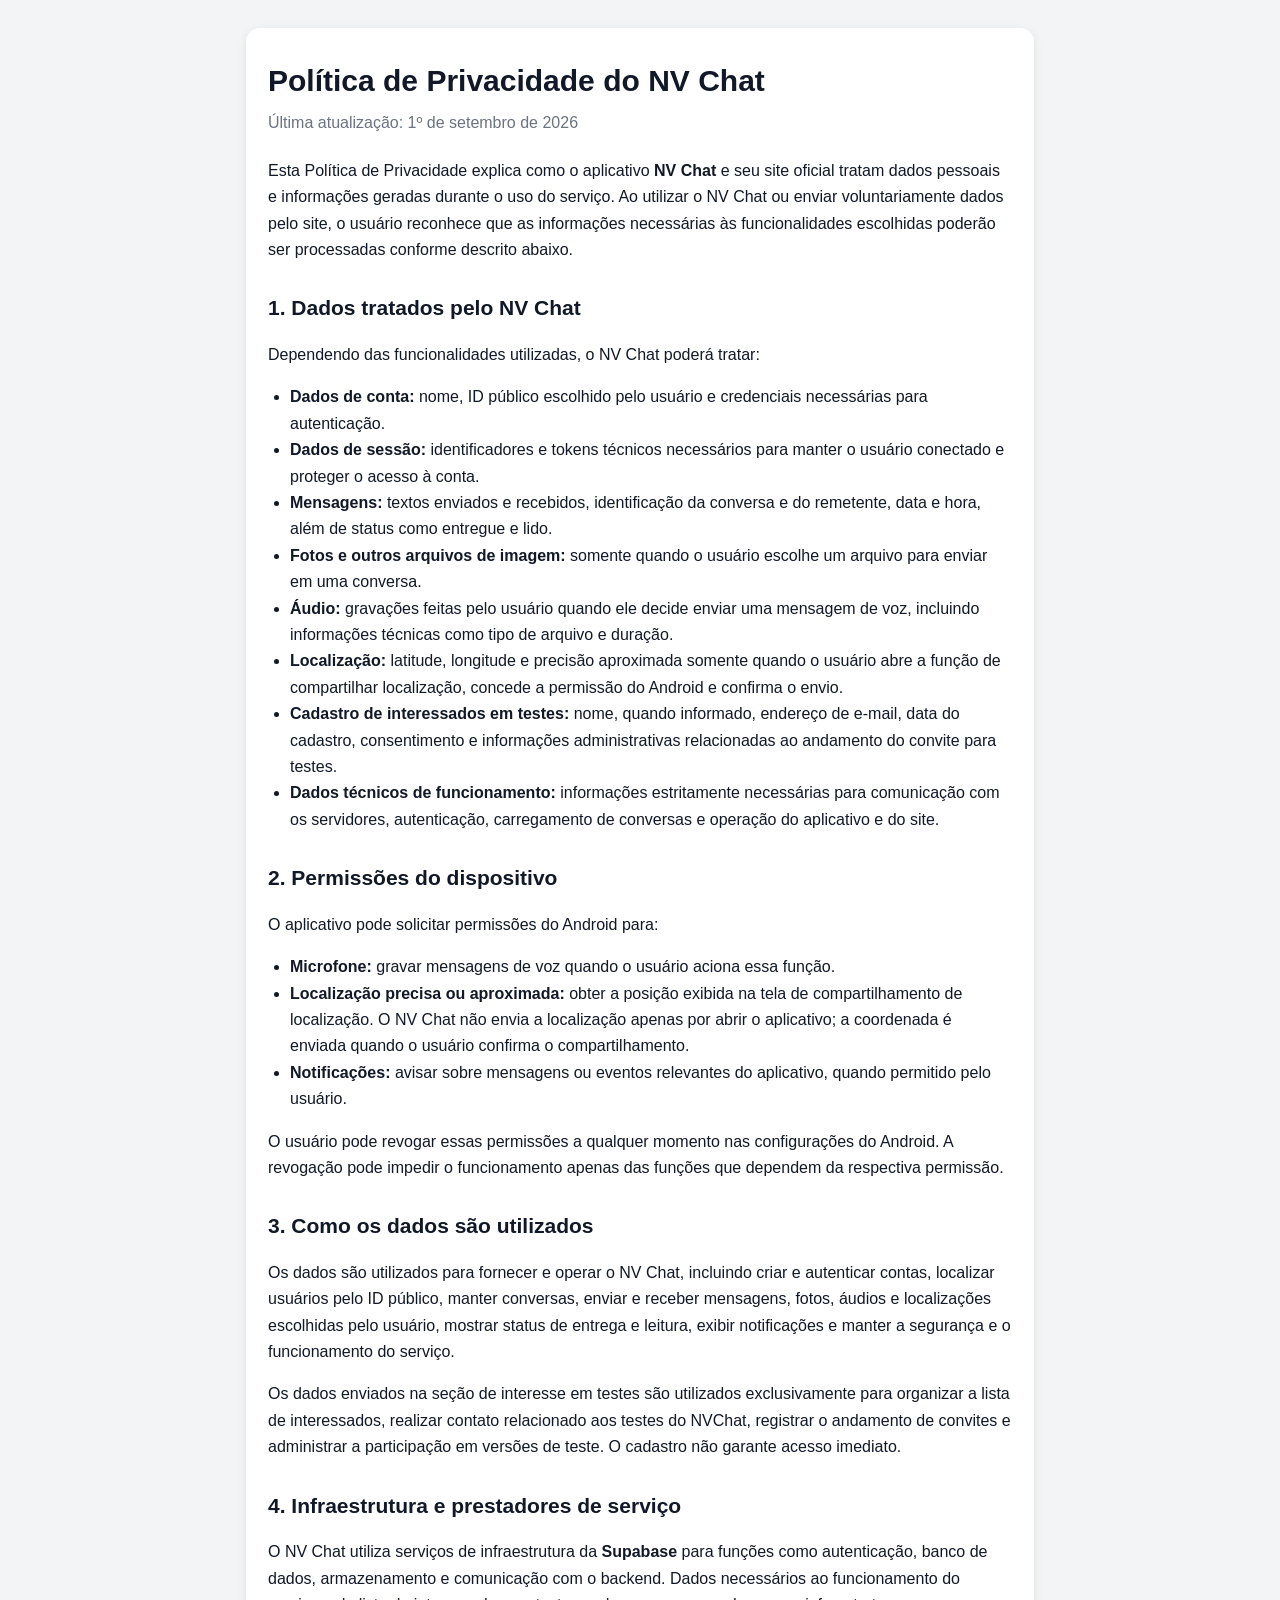
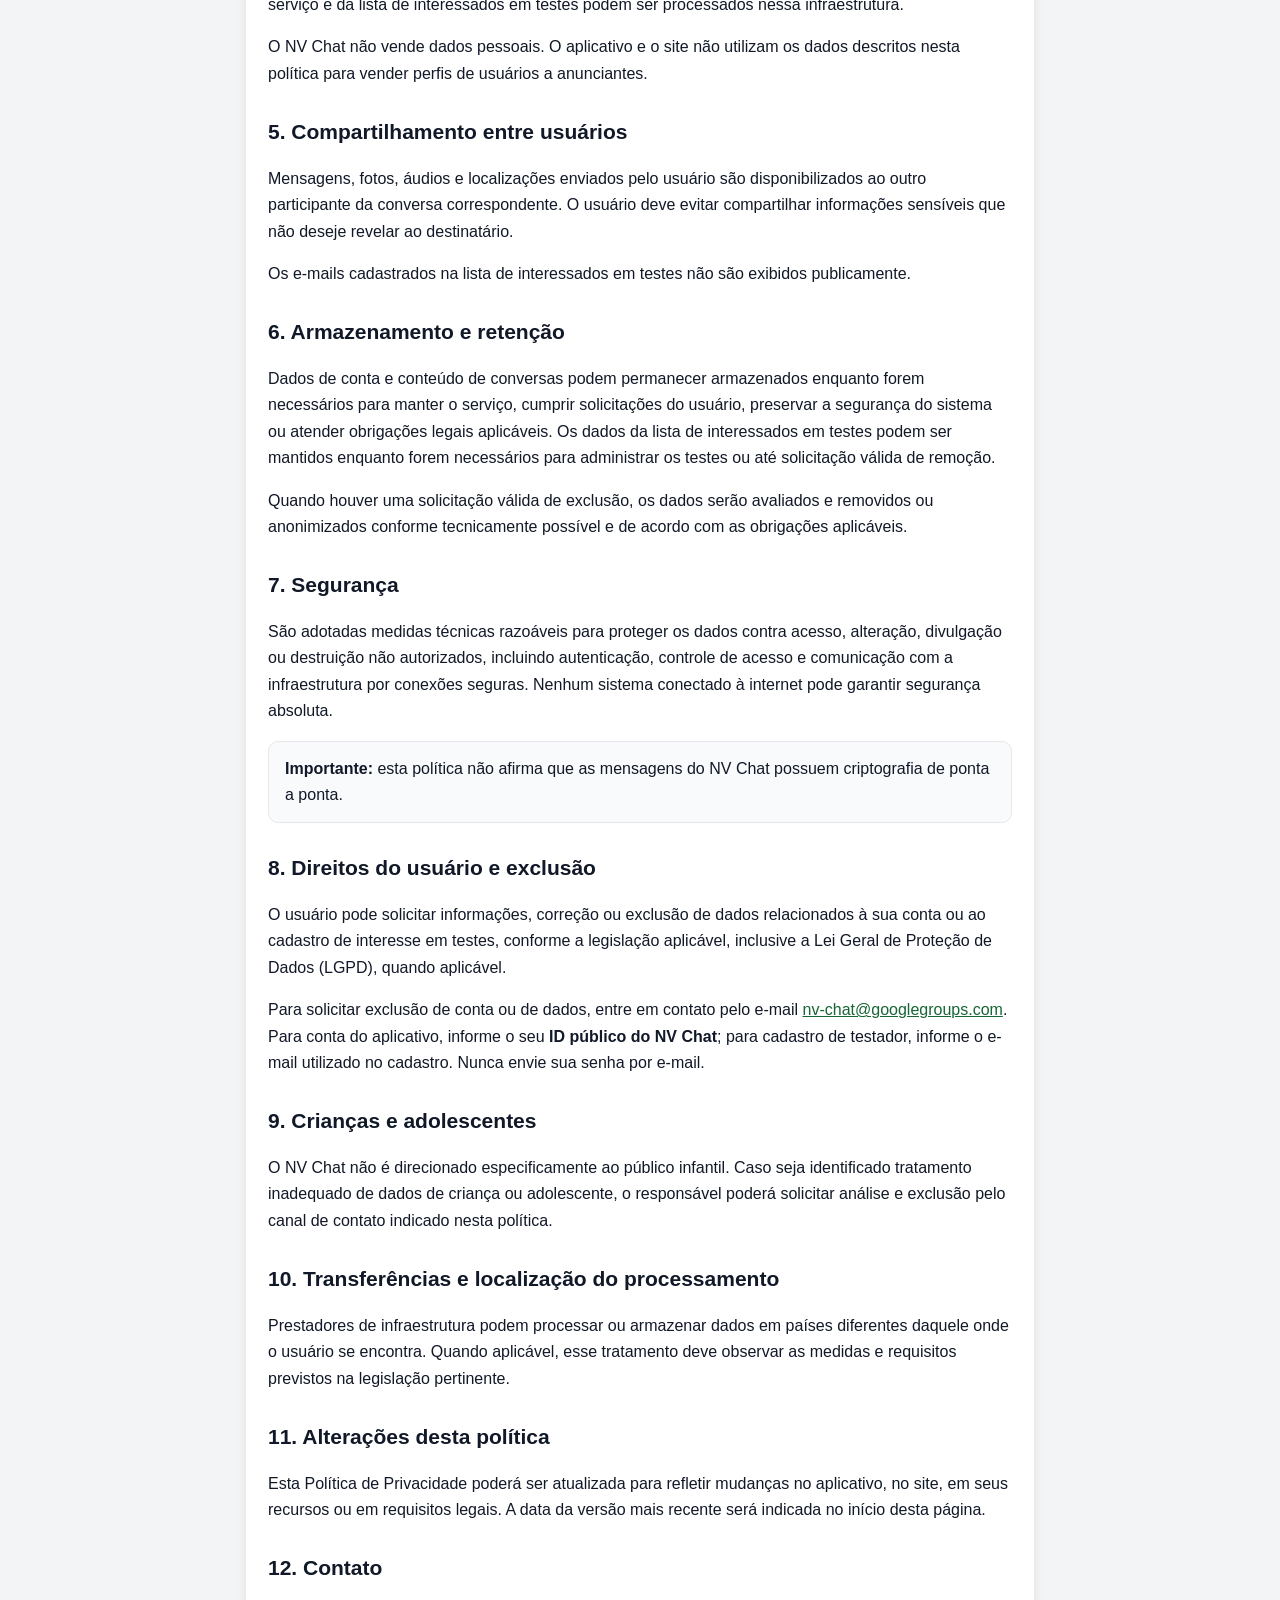
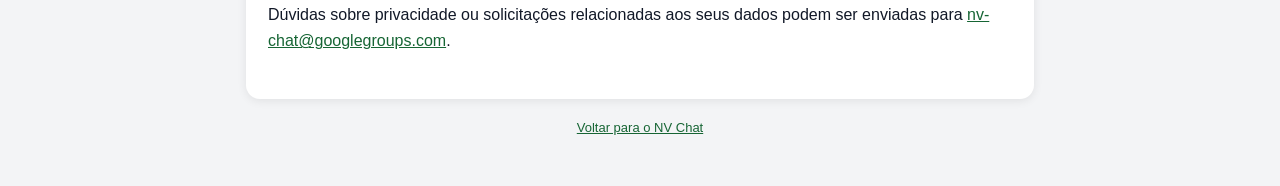
<file: privacy.html>
<!DOCTYPE html>
<html lang="pt-BR">
<head>
  <meta charset="UTF-8">
  <meta name="viewport" content="width=device-width, initial-scale=1.0">
  <meta name="theme-color" content="#111827">
  <meta name="robots" content="index,follow">
  <title>Política de Privacidade - NV Chat</title>
  <style>
    * { box-sizing: border-box; }
    body { margin: 0; font-family: Arial, Helvetica, sans-serif; background: #f3f4f6; color: #111827; line-height: 1.65; }
    .wrap { width: 100%; max-width: 820px; margin: 0 auto; padding: 28px 16px 48px; }
    .card { background: #fff; border-radius: 14px; padding: 28px 22px; box-shadow: 0 2px 10px rgba(0,0,0,.08); }
    h1 { margin: 0 0 4px; font-size: 30px; }
    h2 { margin: 28px 0 8px; font-size: 21px; }
    p, li { font-size: 16px; }
    ul { padding-left: 22px; }
    .meta { color: #6b7280; margin: 0 0 22px; }
    .notice { background: #f9fafb; border: 1px solid #e5e7eb; border-radius: 10px; padding: 14px 16px; }
    a { color: #166534; }
    .footer { text-align: center; margin-top: 18px; color: #6b7280; font-size: 13px; }
  </style>
</head>
<body>
  <main class="wrap">
    <article class="card">
      <h1>Política de Privacidade do NV Chat</h1>
      <p class="meta">Última atualização: 1º de setembro de 2026</p>

      <p>Esta Política de Privacidade explica como o aplicativo <strong>NV Chat</strong> e seu site oficial tratam dados pessoais e informações geradas durante o uso do serviço. Ao utilizar o NV Chat ou enviar voluntariamente dados pelo site, o usuário reconhece que as informações necessárias às funcionalidades escolhidas poderão ser processadas conforme descrito abaixo.</p>

      <h2>1. Dados tratados pelo NV Chat</h2>
      <p>Dependendo das funcionalidades utilizadas, o NV Chat poderá tratar:</p>
      <ul>
        <li><strong>Dados de conta:</strong> nome, ID público escolhido pelo usuário e credenciais necessárias para autenticação.</li>
        <li><strong>Dados de sessão:</strong> identificadores e tokens técnicos necessários para manter o usuário conectado e proteger o acesso à conta.</li>
        <li><strong>Mensagens:</strong> textos enviados e recebidos, identificação da conversa e do remetente, data e hora, além de status como entregue e lido.</li>
        <li><strong>Fotos e outros arquivos de imagem:</strong> somente quando o usuário escolhe um arquivo para enviar em uma conversa.</li>
        <li><strong>Áudio:</strong> gravações feitas pelo usuário quando ele decide enviar uma mensagem de voz, incluindo informações técnicas como tipo de arquivo e duração.</li>
        <li><strong>Localização:</strong> latitude, longitude e precisão aproximada somente quando o usuário abre a função de compartilhar localização, concede a permissão do Android e confirma o envio.</li>
        <li><strong>Cadastro de interessados em testes:</strong> nome, quando informado, endereço de e-mail, data do cadastro, consentimento e informações administrativas relacionadas ao andamento do convite para testes.</li>
        <li><strong>Dados técnicos de funcionamento:</strong> informações estritamente necessárias para comunicação com os servidores, autenticação, carregamento de conversas e operação do aplicativo e do site.</li>
      </ul>

      <h2>2. Permissões do dispositivo</h2>
      <p>O aplicativo pode solicitar permissões do Android para:</p>
      <ul>
        <li><strong>Microfone:</strong> gravar mensagens de voz quando o usuário aciona essa função.</li>
        <li><strong>Localização precisa ou aproximada:</strong> obter a posição exibida na tela de compartilhamento de localização. O NV Chat não envia a localização apenas por abrir o aplicativo; a coordenada é enviada quando o usuário confirma o compartilhamento.</li>
        <li><strong>Notificações:</strong> avisar sobre mensagens ou eventos relevantes do aplicativo, quando permitido pelo usuário.</li>
      </ul>
      <p>O usuário pode revogar essas permissões a qualquer momento nas configurações do Android. A revogação pode impedir o funcionamento apenas das funções que dependem da respectiva permissão.</p>

      <h2>3. Como os dados são utilizados</h2>
      <p>Os dados são utilizados para fornecer e operar o NV Chat, incluindo criar e autenticar contas, localizar usuários pelo ID público, manter conversas, enviar e receber mensagens, fotos, áudios e localizações escolhidas pelo usuário, mostrar status de entrega e leitura, exibir notificações e manter a segurança e o funcionamento do serviço.</p>
      <p>Os dados enviados na seção de interesse em testes são utilizados exclusivamente para organizar a lista de interessados, realizar contato relacionado aos testes do NVChat, registrar o andamento de convites e administrar a participação em versões de teste. O cadastro não garante acesso imediato.</p>

      <h2>4. Infraestrutura e prestadores de serviço</h2>
      <p>O NV Chat utiliza serviços de infraestrutura da <strong>Supabase</strong> para funções como autenticação, banco de dados, armazenamento e comunicação com o backend. Dados necessários ao funcionamento do serviço e da lista de interessados em testes podem ser processados nessa infraestrutura.</p>
      <p>O NV Chat não vende dados pessoais. O aplicativo e o site não utilizam os dados descritos nesta política para vender perfis de usuários a anunciantes.</p>

      <h2>5. Compartilhamento entre usuários</h2>
      <p>Mensagens, fotos, áudios e localizações enviados pelo usuário são disponibilizados ao outro participante da conversa correspondente. O usuário deve evitar compartilhar informações sensíveis que não deseje revelar ao destinatário.</p>
      <p>Os e-mails cadastrados na lista de interessados em testes não são exibidos publicamente.</p>

      <h2>6. Armazenamento e retenção</h2>
      <p>Dados de conta e conteúdo de conversas podem permanecer armazenados enquanto forem necessários para manter o serviço, cumprir solicitações do usuário, preservar a segurança do sistema ou atender obrigações legais aplicáveis. Os dados da lista de interessados em testes podem ser mantidos enquanto forem necessários para administrar os testes ou até solicitação válida de remoção.</p>
      <p>Quando houver uma solicitação válida de exclusão, os dados serão avaliados e removidos ou anonimizados conforme tecnicamente possível e de acordo com as obrigações aplicáveis.</p>

      <h2>7. Segurança</h2>
      <p>São adotadas medidas técnicas razoáveis para proteger os dados contra acesso, alteração, divulgação ou destruição não autorizados, incluindo autenticação, controle de acesso e comunicação com a infraestrutura por conexões seguras. Nenhum sistema conectado à internet pode garantir segurança absoluta.</p>
      <div class="notice"><strong>Importante:</strong> esta política não afirma que as mensagens do NV Chat possuem criptografia de ponta a ponta.</div>

      <h2>8. Direitos do usuário e exclusão</h2>
      <p>O usuário pode solicitar informações, correção ou exclusão de dados relacionados à sua conta ou ao cadastro de interesse em testes, conforme a legislação aplicável, inclusive a Lei Geral de Proteção de Dados (LGPD), quando aplicável.</p>
      <p>Para solicitar exclusão de conta ou de dados, entre em contato pelo e-mail <a href="mailto:nv-chat@googlegroups.com">nv-chat@googlegroups.com</a>. Para conta do aplicativo, informe o seu <strong>ID público do NV Chat</strong>; para cadastro de testador, informe o e-mail utilizado no cadastro. Nunca envie sua senha por e-mail.</p>

      <h2>9. Crianças e adolescentes</h2>
      <p>O NV Chat não é direcionado especificamente ao público infantil. Caso seja identificado tratamento inadequado de dados de criança ou adolescente, o responsável poderá solicitar análise e exclusão pelo canal de contato indicado nesta política.</p>

      <h2>10. Transferências e localização do processamento</h2>
      <p>Prestadores de infraestrutura podem processar ou armazenar dados em países diferentes daquele onde o usuário se encontra. Quando aplicável, esse tratamento deve observar as medidas e requisitos previstos na legislação pertinente.</p>

      <h2>11. Alterações desta política</h2>
      <p>Esta Política de Privacidade poderá ser atualizada para refletir mudanças no aplicativo, no site, em seus recursos ou em requisitos legais. A data da versão mais recente será indicada no início desta página.</p>

      <h2>12. Contato</h2>
      <p>Dúvidas sobre privacidade ou solicitações relacionadas aos seus dados podem ser enviadas para <a href="mailto:nv-chat@googlegroups.com">nv-chat@googlegroups.com</a>.</p>
    </article>
    <div class="footer"><a href="index.html">Voltar para o NV Chat</a></div>
  </main>
</body>
</html>
</file>
